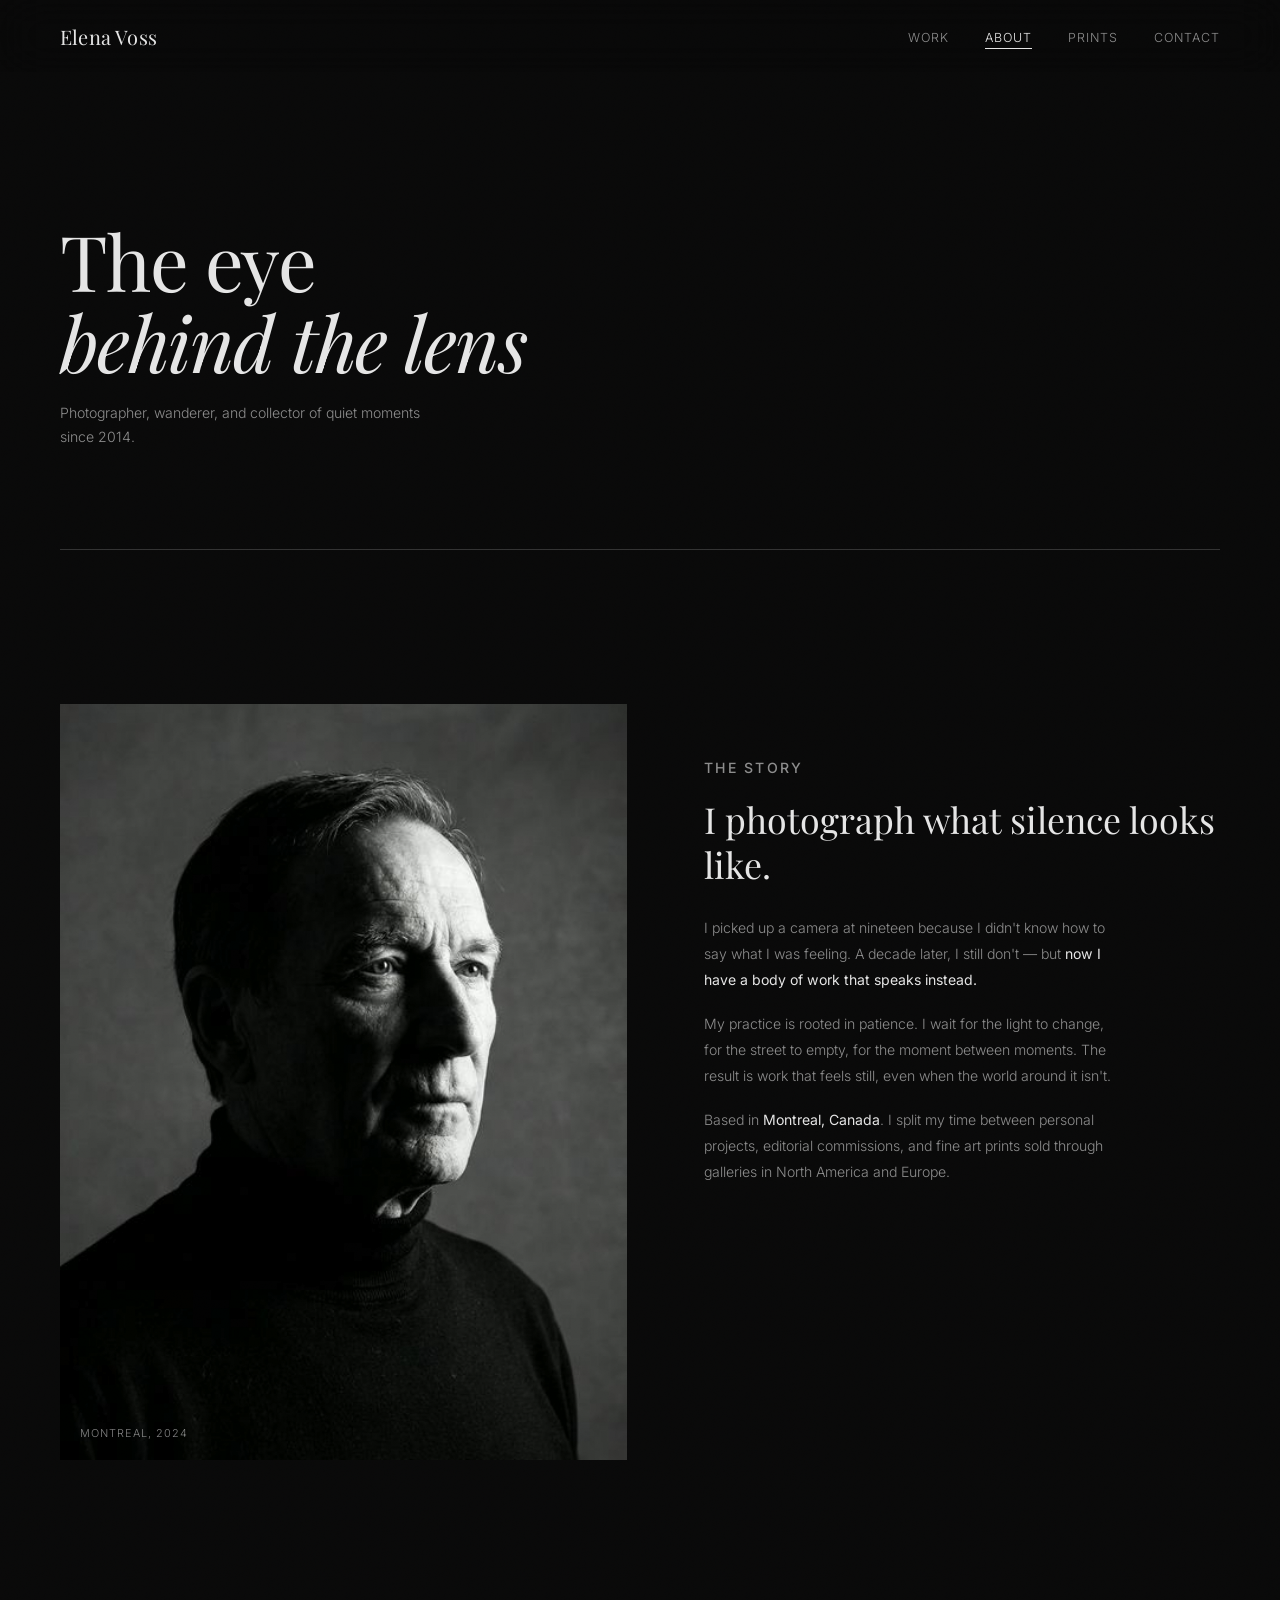
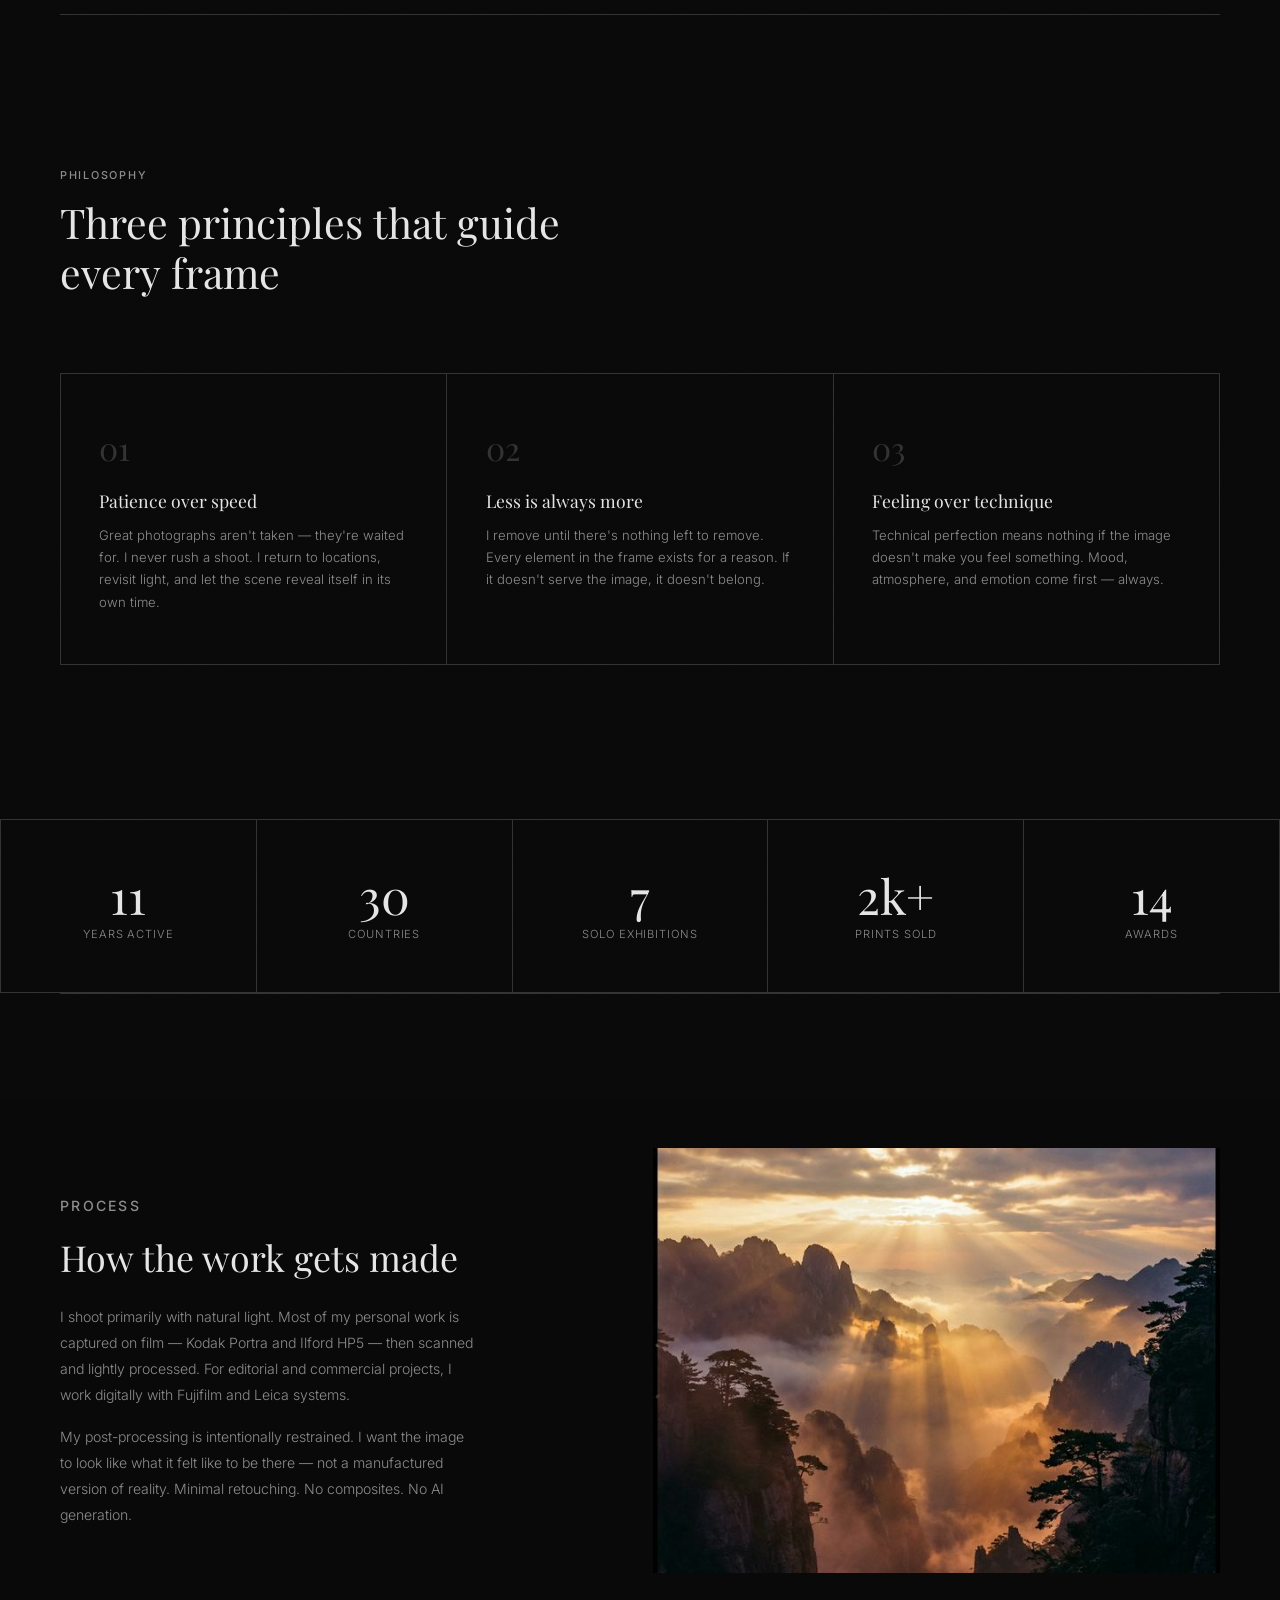
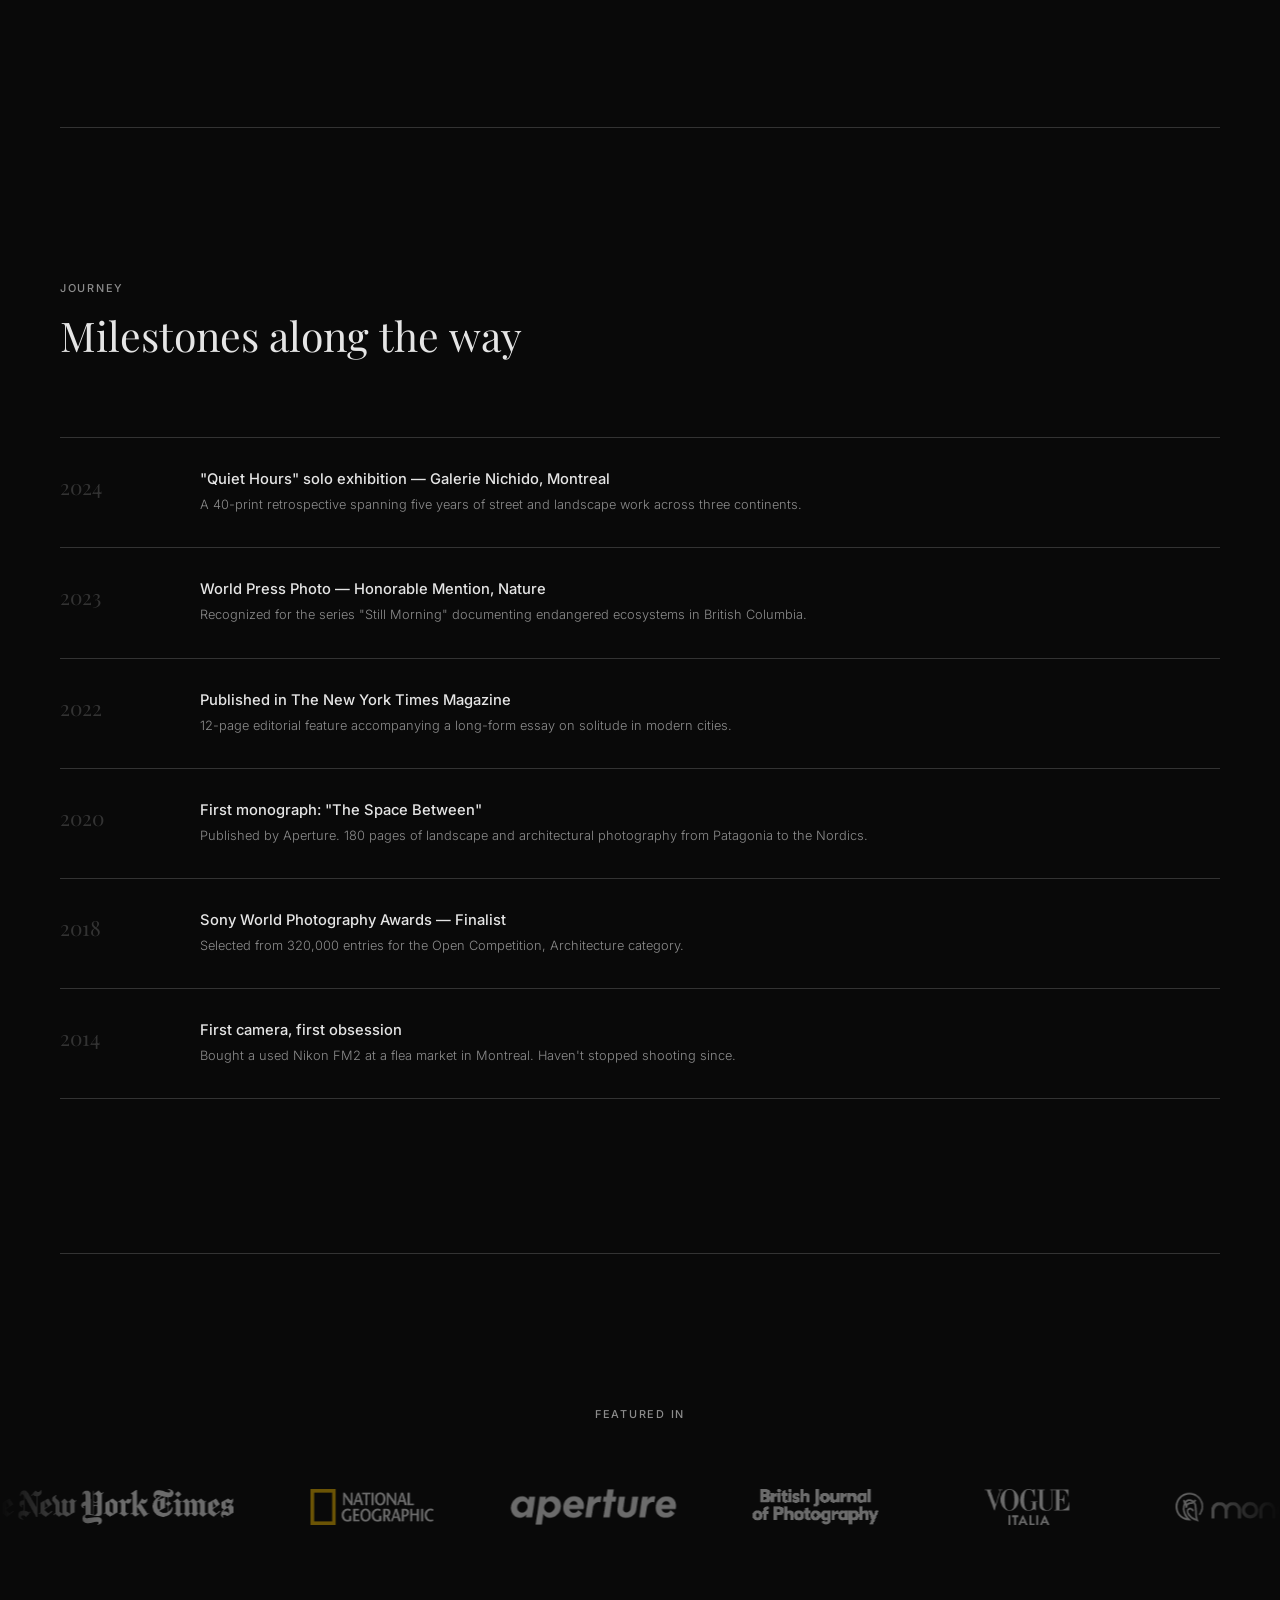
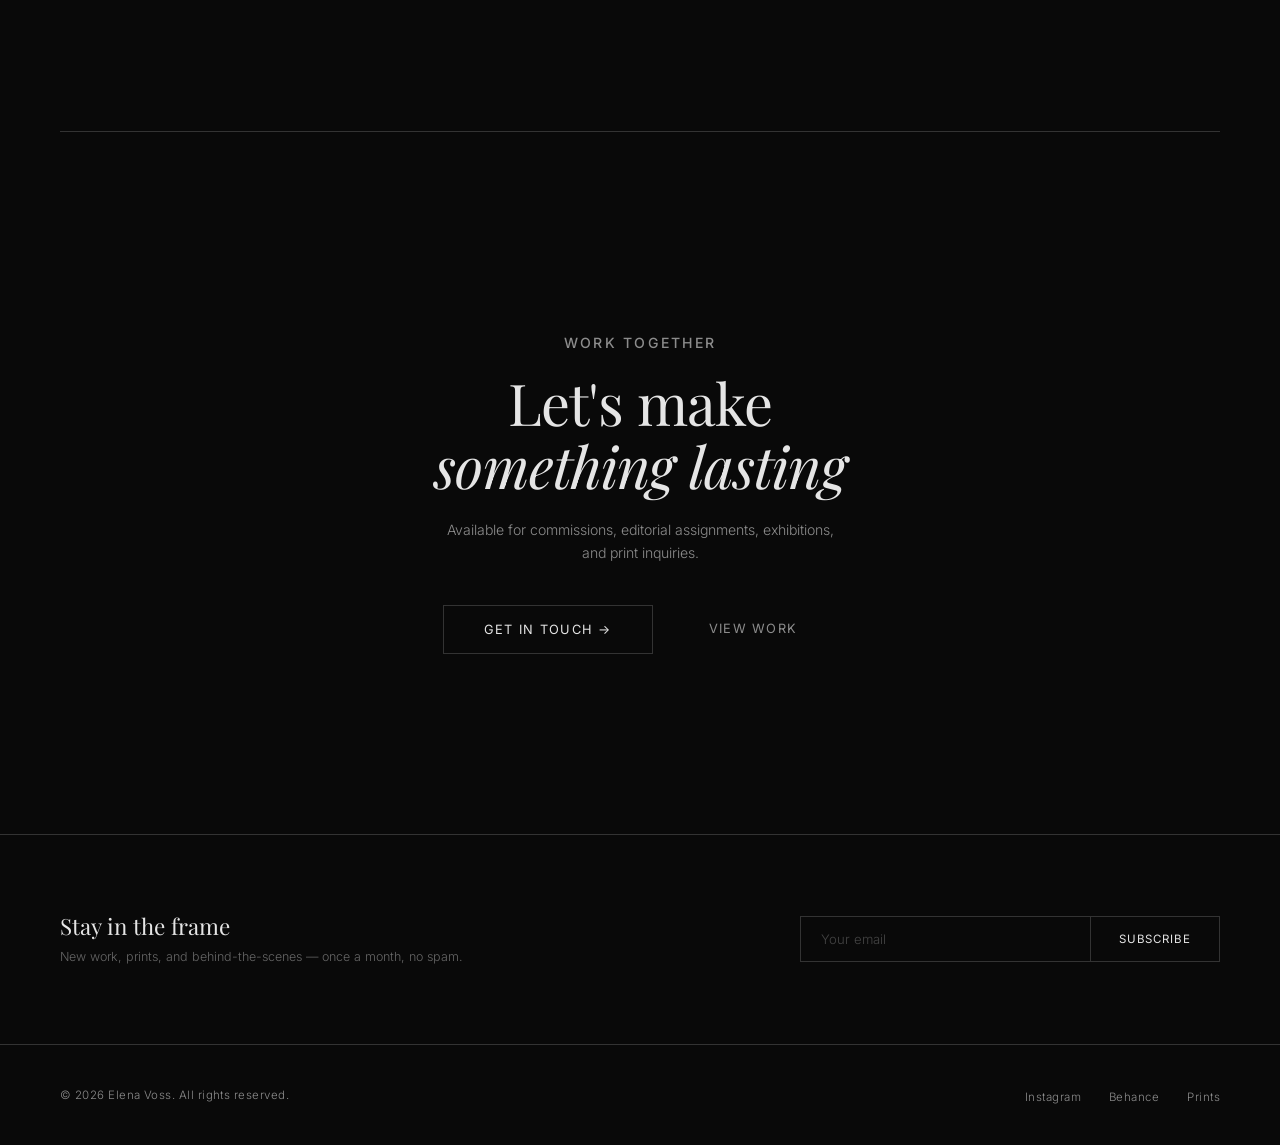
<file: about.html>
<!DOCTYPE html>
<html lang="en">

<head>
    <meta charset="UTF-8" />
    <meta name="viewport" content="width=device-width, initial-scale=1.0" />
    <meta name="description"
        content="About Elena Voss — photographer, visual storyteller, and observer of quiet moments." />
    <title>About — Elena Voss</title>
    <link rel="preconnect" href="https://fonts.googleapis.com" />
    <link rel="preconnect" href="https://fonts.gstatic.com" crossorigin />
    <link
        href="https://fonts.googleapis.com/css2?family=Inter:wght@300;400;500&family=Playfair+Display:ital,wght@0,400;1,400&display=swap"
        rel="stylesheet" />
    <link rel="stylesheet" href="shared.css" />
    <style>
        /* ───── Reset & Tokens (shared) ───── */
        *,
        *::before,
        *::after {
            margin: 0;
            padding: 0;
            box-sizing: border-box;
        }

        :root {
            --bg: #090909;
            --fg: #e5e5e5;
            --muted: #8c8c8c;
            --subtle: #333;
            --accent: #d4d4d4;
            --serif: 'Playfair Display', Georgia, serif;
            --sans: 'Inter', system-ui, sans-serif;
            --ease: cubic-bezier(.4, 0, .2, 1);
        }

        html {
            scroll-behavior: smooth;
        }

        body {
            background: var(--bg);
            color: var(--fg);
            font-family: var(--sans);
            font-weight: 300;
            -webkit-font-smoothing: antialiased;
            overflow-x: hidden;
        }

        ::selection {
            background: #fff;
            color: #000;
        }

        a {
            color: inherit;
            text-decoration: none;
        }

        img {
            display: block;
            width: 100%;
            height: 100%;
            object-fit: cover;
        }

        /* ───── Navigation ───── */
        nav {
            position: fixed;
            inset: 0 0 auto 0;
            z-index: 100;
            backdrop-filter: blur(24px) saturate(1.3);
            -webkit-backdrop-filter: blur(24px) saturate(1.3);
            background: rgba(9, 9, 9, .65);
        }

        .nav-inner {
            max-width: 1400px;
            margin: 0 auto;
            padding: 0 clamp(24px, 5vw, 60px);
            height: 72px;
            display: flex;
            align-items: center;
            justify-content: space-between;
        }

        .logo {
            font-family: var(--serif);
            font-size: 1.25rem;
            font-weight: 400;
            letter-spacing: .01em;
        }

        .nav-links {
            display: flex;
            gap: 36px;
            list-style: none;
        }

        .nav-links a {
            font-size: .78rem;
            letter-spacing: .08em;
            text-transform: uppercase;
            color: var(--muted);
            transition: color .3s var(--ease);
            position: relative;
        }

        .nav-links a::after {
            content: '';
            position: absolute;
            bottom: -4px;
            left: 0;
            width: 0;
            height: 1px;
            background: var(--fg);
            transition: width .3s var(--ease);
        }

        .nav-links a:hover {
            color: var(--fg);
        }

        .nav-links a:hover::after {
            width: 100%;
        }

        .nav-links a.active {
            color: var(--fg);
        }

        .nav-links a.active::after {
            width: 100%;
        }

        /* ───── Layout helpers ───── */
        .pad {
            max-width: 1400px;
            margin: 0 auto;
            padding: 0 clamp(24px, 5vw, 60px);
        }

        .section {
            padding: clamp(80px, 12vw, 160px) 0;
        }

        .divider {
            height: 1px;
            background: var(--subtle);
        }

        .section-label {
            font-size: .68rem;
            font-weight: 500;
            letter-spacing: .16em;
            text-transform: uppercase;
            color: var(--muted);
            margin-bottom: 16px;
        }

        /* ───── Page Hero (compact) ───── */
        .page-hero {
            padding-top: clamp(140px, 18vw, 220px);
            padding-bottom: clamp(60px, 8vw, 100px);
        }

        .page-hero h1 {
            font-family: var(--serif);
            font-weight: 400;
            font-size: clamp(2.6rem, 6vw, 5.5rem);
            line-height: 1.05;
            letter-spacing: -.02em;
        }

        .page-hero h1 em {
            font-style: italic;
        }

        .page-hero .subtitle {
            margin-top: 20px;
            font-size: .88rem;
            color: var(--muted);
            max-width: 40ch;
            line-height: 1.7;
        }

        /* ───── Intro Split ───── */
        .intro-grid {
            display: grid;
            grid-template-columns: 1.1fr 1fr;
            gap: clamp(40px, 6vw, 100px);
            align-items: start;
        }

        .intro-image {
            aspect-ratio: 3 / 4;
            overflow: hidden;
            position: relative;
        }

        .intro-image img {
            transition: transform .7s var(--ease);
        }

        .intro-image:hover img {
            transform: scale(1.03);
        }

        .intro-image-caption {
            position: absolute;
            bottom: 20px;
            left: 20px;
            font-size: .68rem;
            letter-spacing: .1em;
            text-transform: uppercase;
            color: rgba(255, 255, 255, .5);
        }

        .intro-text {
            padding-top: clamp(20px, 4vw, 60px);
        }

        .intro-text h2 {
            font-family: var(--serif);
            font-weight: 400;
            font-size: clamp(1.6rem, 2.8vw, 2.4rem);
            line-height: 1.25;
            margin-bottom: 28px;
        }

        .intro-text p {
            font-size: .88rem;
            color: var(--muted);
            line-height: 1.85;
            max-width: 46ch;
        }

        .intro-text p+p {
            margin-top: 18px;
        }

        .intro-text .highlight {
            color: var(--fg);
            font-weight: 400;
        }

        /* ───── Philosophy / Values ───── */
        .values-grid {
            display: grid;
            grid-template-columns: repeat(3, 1fr);
            gap: 1px;
            background: var(--subtle);
            border: 1px solid var(--subtle);
            margin-top: clamp(48px, 6vw, 80px);
        }

        .value-card {
            background: var(--bg);
            padding: clamp(32px, 4vw, 56px) clamp(24px, 3vw, 40px);
            transition: background .35s var(--ease);
        }

        .value-card:hover {
            background: #111;
        }

        .value-num {
            font-family: var(--serif);
            font-size: 2rem;
            color: var(--subtle);
            margin-bottom: 20px;
            transition: color .35s var(--ease);
        }

        .value-card:hover .value-num {
            color: var(--fg);
        }

        .value-card h3 {
            font-family: var(--serif);
            font-weight: 400;
            font-size: 1.1rem;
            margin-bottom: 12px;
        }

        .value-card p {
            font-size: .82rem;
            color: var(--muted);
            line-height: 1.7;
        }

        /* ───── Timeline ───── */
        .timeline {
            margin-top: clamp(48px, 6vw, 80px);
        }

        .timeline-item {
            display: grid;
            grid-template-columns: 100px 1fr;
            gap: 40px;
            padding: 32px 0;
            border-bottom: 1px solid var(--subtle);
            transition: background .3s var(--ease);
        }

        .timeline-item:first-child {
            border-top: 1px solid var(--subtle);
        }

        .timeline-item:hover {
            background: rgba(255, 255, 255, .015);
        }

        .timeline-year {
            font-family: var(--serif);
            font-size: 1.3rem;
            color: var(--subtle);
            padding-top: 2px;
            transition: color .3s var(--ease);
        }

        .timeline-item:hover .timeline-year {
            color: var(--fg);
        }

        .timeline-content h3 {
            font-weight: 500;
            font-size: .92rem;
            margin-bottom: 6px;
        }

        .timeline-content p {
            font-size: .8rem;
            color: var(--muted);
            line-height: 1.65;
        }

        /* ───── Gear / Process ───── */
        .process-grid {
            display: grid;
            grid-template-columns: 1fr 1.1fr;
            gap: clamp(40px, 6vw, 100px);
            align-items: center;
        }

        .process-text h2 {
            font-family: var(--serif);
            font-weight: 400;
            font-size: clamp(1.6rem, 2.8vw, 2.4rem);
            line-height: 1.25;
            margin-bottom: 24px;
        }

        .process-text p {
            font-size: .88rem;
            color: var(--muted);
            line-height: 1.85;
            max-width: 46ch;
        }

        .process-text p+p {
            margin-top: 16px;
        }

        .process-image {
            aspect-ratio: 4 / 3;
            overflow: hidden;
        }

        .process-image img {
            transition: transform .7s var(--ease);
        }

        .process-image:hover img {
            transform: scale(1.03);
        }

        /* ───── Stats Bar ───── */
        .stats-bar {
            display: flex;
            gap: 1px;
            background: var(--subtle);
            border: 1px solid var(--subtle);
        }

        .stat {
            flex: 1;
            background: var(--bg);
            padding: clamp(32px, 4vw, 52px) 24px;
            text-align: center;
            transition: background .35s var(--ease);
        }

        .stat:hover {
            background: #111;
        }

        .stat-value {
            font-family: var(--serif);
            font-size: clamp(2rem, 4vw, 3rem);
            line-height: 1;
        }

        .stat-label {
            margin-top: 8px;
            font-size: .7rem;
            color: var(--muted);
            letter-spacing: .08em;
            text-transform: uppercase;
        }

        /* ───── Clients / Publications ───── */
        .logos-row {
            margin-top: clamp(48px, 6vw, 80px);
            display: flex;
            justify-content: space-between;
            align-items: center;
            gap: 24px;
            flex-wrap: wrap;
        }

        .logo-item {
            font-size: .82rem;
            letter-spacing: .08em;
            text-transform: uppercase;
            color: var(--subtle);
            transition: color .35s var(--ease);
            white-space: nowrap;
        }

        .logo-item:hover {
            color: var(--fg);
        }

        /* ───── CTA ───── */
        .cta {
            text-align: center;
            padding: clamp(100px, 14vw, 200px) 24px;
        }

        .cta h2 {
            font-family: var(--serif);
            font-weight: 400;
            font-size: clamp(2rem, 4.5vw, 3.6rem);
            line-height: 1.1;
            letter-spacing: -.015em;
        }

        .cta h2 em {
            font-style: italic;
        }

        .cta p {
            margin-top: 20px;
            font-size: .88rem;
            color: var(--muted);
            max-width: 44ch;
            margin-inline: auto;
            line-height: 1.7;
        }

        .cta-actions {
            margin-top: 40px;
            display: flex;
            gap: 16px;
            justify-content: center;
            flex-wrap: wrap;
        }

        .btn-outline {
            padding: 16px 40px;
            border: 1px solid var(--subtle);
            background: transparent;
            color: var(--fg);
            font-family: var(--sans);
            font-size: .8rem;
            font-weight: 400;
            letter-spacing: .1em;
            text-transform: uppercase;
            cursor: pointer;
            transition: background .35s var(--ease), border-color .35s var(--ease);
        }

        .btn-outline:hover {
            background: var(--fg);
            color: var(--bg);
            border-color: var(--fg);
        }

        .btn-ghost {
            padding: 16px 40px;
            border: none;
            background: transparent;
            color: var(--muted);
            font-family: var(--sans);
            font-size: .8rem;
            font-weight: 400;
            letter-spacing: .1em;
            text-transform: uppercase;
            cursor: pointer;
            transition: color .35s var(--ease);
        }

        .btn-ghost:hover {
            color: var(--fg);
        }

        /* ───── Footer ───── */
        footer {
            border-top: 1px solid var(--subtle);
            padding: 40px 0;
        }

        .footer-inner {
            max-width: 1400px;
            margin: 0 auto;
            padding: 0 clamp(24px, 5vw, 60px);
            display: flex;
            align-items: center;
            justify-content: space-between;
            flex-wrap: wrap;
            gap: 16px;
        }

        .footer-copy {
            font-size: .72rem;
            color: var(--muted);
            letter-spacing: .04em;
        }

        .footer-links {
            display: flex;
            gap: 28px;
            list-style: none;
        }

        .footer-links a {
            font-size: .72rem;
            color: var(--muted);
            letter-spacing: .04em;
            transition: color .3s var(--ease);
        }

        .footer-links a:hover {
            color: var(--fg);
        }

        /* ───── Reveal ───── */
        .reveal {
            opacity: 0;
            transform: translateY(28px);
            transition: opacity .8s var(--ease), transform .8s var(--ease);
        }

        .reveal.visible {
            opacity: 1;
            transform: translateY(0);
        }

        /* ───── Responsive ───── */
        @media (max-width: 900px) {
            .intro-grid {
                grid-template-columns: 1fr;
            }

            .intro-text {
                padding-top: 0;
            }

            .values-grid {
                grid-template-columns: 1fr;
            }

            .process-grid {
                grid-template-columns: 1fr;
            }

            .stats-bar {
                flex-direction: column;
            }

            .timeline-item {
                grid-template-columns: 80px 1fr;
                gap: 20px;
            }
        }

        @media (max-width: 600px) {
            .nav-links {
                display: none;
            }

            .logos-row {
                justify-content: center;
            }
        }
    </style>
</head>

<body>

    <!-- Shared Enhancements -->
    <div class="page-loader">
        <span class="loader-logo">Elena Voss</span>
        <span class="loader-line"></span>
    </div>
    <div class="scroll-progress"></div>
    <div class="grain"></div>
    <div class="custom-cursor"></div>
    <button class="back-to-top" aria-label="Back to top">↑</button>

    <!-- Nav -->
    <nav>
        <div class="nav-inner">
            <a href="index.html" class="logo">Elena Voss</a>
            <ul class="nav-links">
                <li><a href="work.html">Work</a></li>
                <li><a href="about.html" class="active">About</a></li>
                <li><a href="prints.html">Prints</a></li>
                <li><a href="contact.html">Contact</a></li>
            </ul>
            <button class="hamburger" aria-label="Menu" aria-expanded="false" aria-controls="mobile-menu"><span></span><span></span><span></span></button>
        </div>
    </nav>

    <!-- Mobile Menu -->
    <div class="mobile-menu" id="mobile-menu">
        <a href="work.html">Work</a>
        <a href="about.html" class="active">About</a>
        <a href="prints.html">Prints</a>
        <a href="contact.html">Contact</a>
        <div class="mobile-menu-social">
            <a href="https://instagram.com/elenavoss">Instagram</a>
            <a href="https://behance.net/elenavoss">Behance</a>
        </div>
    </div>

    <main>
    <!-- Page Hero -->
    <section class="page-hero pad">
        <h1 class="reveal">The eye<br /><em>behind the lens</em></h1>
        <p class="subtitle reveal">Photographer, wanderer, and collector of quiet moments since 2014.</p>
    </section>

    <div class="pad">
        <div class="divider"></div>
    </div>

    <!-- Intro -->
    <section class="section">
        <div class="pad">
            <div class="intro-grid">
                <div class="intro-image reveal">
                    <img src="images/portrait.png" alt="Elena Voss" />
                    <span class="intro-image-caption">Montreal, 2024</span>
                </div>
                <div class="intro-text reveal">
                    <p class="section-label">The Story</p>
                    <h2>I photograph what silence looks like.</h2>
                    <p>I picked up a camera at nineteen because I didn't know how to say what I was feeling. A decade
                        later, I still don't — but <span class="highlight">now I have a body of work that speaks
                            instead.</span></p>
                    <p>My practice is rooted in patience. I wait for the light to change, for the street to empty, for
                        the moment between moments. The result is work that feels still, even when the world around it
                        isn't.</p>
                    <p>Based in <span class="highlight">Montreal, Canada</span>. I split my time between personal
                        projects, editorial commissions, and fine art prints sold through galleries in North America and
                        Europe.</p>
                </div>
            </div>
        </div>
    </section>

    <div class="pad">
        <div class="divider"></div>
    </div>

    <!-- Philosophy -->
    <section class="section">
        <div class="pad">
            <p class="section-label reveal">Philosophy</p>
            <h2 class="reveal"
                style="font-family:var(--serif);font-weight:400;font-size:clamp(1.8rem,3.2vw,2.8rem);line-height:1.2;max-width:22ch;">
                Three principles that guide every frame</h2>

            <div class="values-grid reveal">
                <div class="value-card">
                    <div class="value-num">01</div>
                    <h3>Patience over speed</h3>
                    <p>Great photographs aren't taken — they're waited for. I never rush a shoot. I return to locations,
                        revisit light, and let the scene reveal itself in its own time.</p>
                </div>
                <div class="value-card">
                    <div class="value-num">02</div>
                    <h3>Less is always more</h3>
                    <p>I remove until there's nothing left to remove. Every element in the frame exists for a reason. If
                        it doesn't serve the image, it doesn't belong.</p>
                </div>
                <div class="value-card">
                    <div class="value-num">03</div>
                    <h3>Feeling over technique</h3>
                    <p>Technical perfection means nothing if the image doesn't make you feel something. Mood,
                        atmosphere, and emotion come first — always.</p>
                </div>
            </div>
        </div>
    </section>

    <!-- Stats Bar -->
    <div class="stats-bar reveal">
        <div class="stat">
            <div class="stat-value">12</div>
            <div class="stat-label">Years Active</div>
        </div>
        <div class="stat">
            <div class="stat-value">34</div>
            <div class="stat-label">Countries</div>
        </div>
        <div class="stat">
            <div class="stat-value">8</div>
            <div class="stat-label">Solo Exhibitions</div>
        </div>
        <div class="stat">
            <div class="stat-value">2k+</div>
            <div class="stat-label">Prints Sold</div>
        </div>
        <div class="stat">
            <div class="stat-value">16</div>
            <div class="stat-label">Awards</div>
        </div>
    </div>

    <div class="pad">
        <div class="divider" style="margin-top:0;"></div>
    </div>

    <!-- Process -->
    <section class="section">
        <div class="pad">
            <div class="process-grid">
                <div class="process-text reveal">
                    <p class="section-label">Process</p>
                    <h2>How the work gets made</h2>
                    <p>I shoot primarily with natural light. Most of my personal work is captured on film — Kodak Portra
                        and Ilford HP5 — then scanned and lightly processed. For editorial and commercial projects, I
                        work digitally with Fujifilm and Leica systems.</p>
                    <p>My post-processing is intentionally restrained. I want the image to look like what it felt like
                        to be there — not a manufactured version of reality. Minimal retouching. No composites. No AI
                        generation.</p>
                </div>
                <div class="process-image reveal">
                    <img src="images/landscape.png" alt="Mountain landscape" />
                </div>
            </div>
        </div>
    </section>

    <div class="pad">
        <div class="divider"></div>
    </div>

    <!-- Journey / Timeline -->
    <section class="section">
        <div class="pad">
            <p class="section-label reveal">Journey</p>
            <h2 class="reveal"
                style="font-family:var(--serif);font-weight:400;font-size:clamp(1.8rem,3.2vw,2.8rem);line-height:1.2;margin-bottom:0;">
                Milestones along the way</h2>

            <div class="timeline reveal">
                <div class="timeline-item">
                    <div class="timeline-year">2024</div>
                    <div class="timeline-content">
                        <h3>"Quiet Hours" solo exhibition — Galerie Nichido, Montreal</h3>
                        <p>A 40-print retrospective spanning five years of street and landscape work across three
                            continents.</p>
                    </div>
                </div>
                <div class="timeline-item">
                    <div class="timeline-year">2023</div>
                    <div class="timeline-content">
                        <h3>World Press Photo — Honorable Mention, Nature</h3>
                        <p>Recognized for the series "Still Morning" documenting endangered ecosystems in British
                            Columbia.</p>
                    </div>
                </div>
                <div class="timeline-item">
                    <div class="timeline-year">2022</div>
                    <div class="timeline-content">
                        <h3>Published in The New York Times Magazine</h3>
                        <p>12-page editorial feature accompanying a long-form essay on solitude in modern cities.</p>
                    </div>
                </div>
                <div class="timeline-item">
                    <div class="timeline-year">2020</div>
                    <div class="timeline-content">
                        <h3>First monograph: "The Space Between"</h3>
                        <p>Published by Aperture. 180 pages of landscape and architectural photography from Patagonia to
                            the Nordics.</p>
                    </div>
                </div>
                <div class="timeline-item">
                    <div class="timeline-year">2018</div>
                    <div class="timeline-content">
                        <h3>Sony World Photography Awards — Finalist</h3>
                        <p>Selected from 320,000 entries for the Open Competition, Architecture category.</p>
                    </div>
                </div>
                <div class="timeline-item">
                    <div class="timeline-year">2014</div>
                    <div class="timeline-content">
                        <h3>First camera, first obsession</h3>
                        <p>Bought a used Nikon FM2 at a flea market in Montreal. Haven't stopped shooting since.</p>
                    </div>
                </div>
            </div>
        </div>
    </section>

    <div class="pad">
        <div class="divider"></div>
    </div>

    <!-- Featured In — Marquee -->
    <section class="section">
        <div class="pad">
            <p class="section-label reveal" style="text-align:center;">Featured In</p>
        </div>

        <div class="marquee reveal">
            <div class="marquee-track">
                <!-- Set 1 -->
                <div class="marquee-item"><img src="images/NYTimes.svg" alt="The New York Times" /></div>
                <div class="marquee-item"><img src="images/natgeo.png" alt="National Geographic" /></div>
                <div class="marquee-item"><img src="images/aperture.svg" alt="Aperture" /></div>
                <div class="marquee-item"><img src="images/bjp.svg" alt="British Journal of Photography" /></div>
                <div class="marquee-item"><img src="images/vogueitalia.svg" alt="Vogue Italia" /></div>
                <div class="marquee-item"><img src="images/monocle.svg" alt="Monocle" /></div>
                <div class="marquee-item"><img src="images/sony.png" alt="Sony" /></div>
                <!-- Set 2 (duplicate for seamless loop) -->
                <div class="marquee-item"><img src="images/NYTimes.svg" alt="The New York Times" /></div>
                <div class="marquee-item"><img src="images/natgeo.png" alt="National Geographic" /></div>
                <div class="marquee-item"><img src="images/aperture.svg" alt="Aperture" /></div>
                <div class="marquee-item"><img src="images/bjp.svg" alt="British Journal of Photography" /></div>
                <div class="marquee-item"><img src="images/vogueitalia.svg" alt="Vogue Italia" /></div>
                <div class="marquee-item"><img src="images/monocle.svg" alt="Monocle" /></div>
                <div class="marquee-item"><img src="images/sony.png" alt="Sony" /></div>
            </div>
        </div>
    </section>

    <div class="pad">
        <div class="divider"></div>
    </div>

    <!-- CTA -->
    <section class="cta">
        <p class="section-label reveal">Work Together</p>
        <h2 class="reveal">Let's make<br /><em>something lasting</em></h2>
        <p class="reveal">Available for commissions, editorial assignments, exhibitions, and print inquiries.</p>
        <div class="cta-actions reveal">
            <a href="mailto:hello@elenavoss.com" class="btn-outline">Get in Touch →</a>
            <a href="work.html" class="btn-ghost">View Work</a>
        </div>
    </section>

    <!-- Newsletter -->
    <div class="newsletter-bar">
        <div class="newsletter-inner">
            <div class="newsletter-text">
                <h3>Stay in the frame</h3>
                <p>New work, prints, and behind-the-scenes — once a month, no spam.</p>
            </div>
            <form class="newsletter-form" onsubmit="return false;">
                <input type="email" placeholder="Your email" required aria-label="Email Address" />
                <button type="submit">Subscribe</button>
            </form>
        </div>
    </div>
    </main>

    <!-- Footer -->
    <footer>
        <div class="footer-inner">
            <span class="footer-copy">© 2026 Elena Voss. All rights reserved.</span>
            <ul class="footer-links">
                <li><a href="https://instagram.com/elenavoss">Instagram</a></li>
                <li><a href="https://behance.net/elenavoss">Behance</a></li>
                <li><a href="prints.html">Prints</a></li>
            </ul>
        </div>
    </footer>

    <script>
        const io = new IntersectionObserver((entries) => {
            entries.forEach((e) => {
                if (e.isIntersecting) {
                    e.target.classList.add('visible');
                    io.unobserve(e.target);
                }
            });
        }, { threshold: 0.12 });

        document.querySelectorAll('.reveal').forEach(el => io.observe(el));
    </script>
    <script src="shared.js"></script>

</body>

</html>
</file>
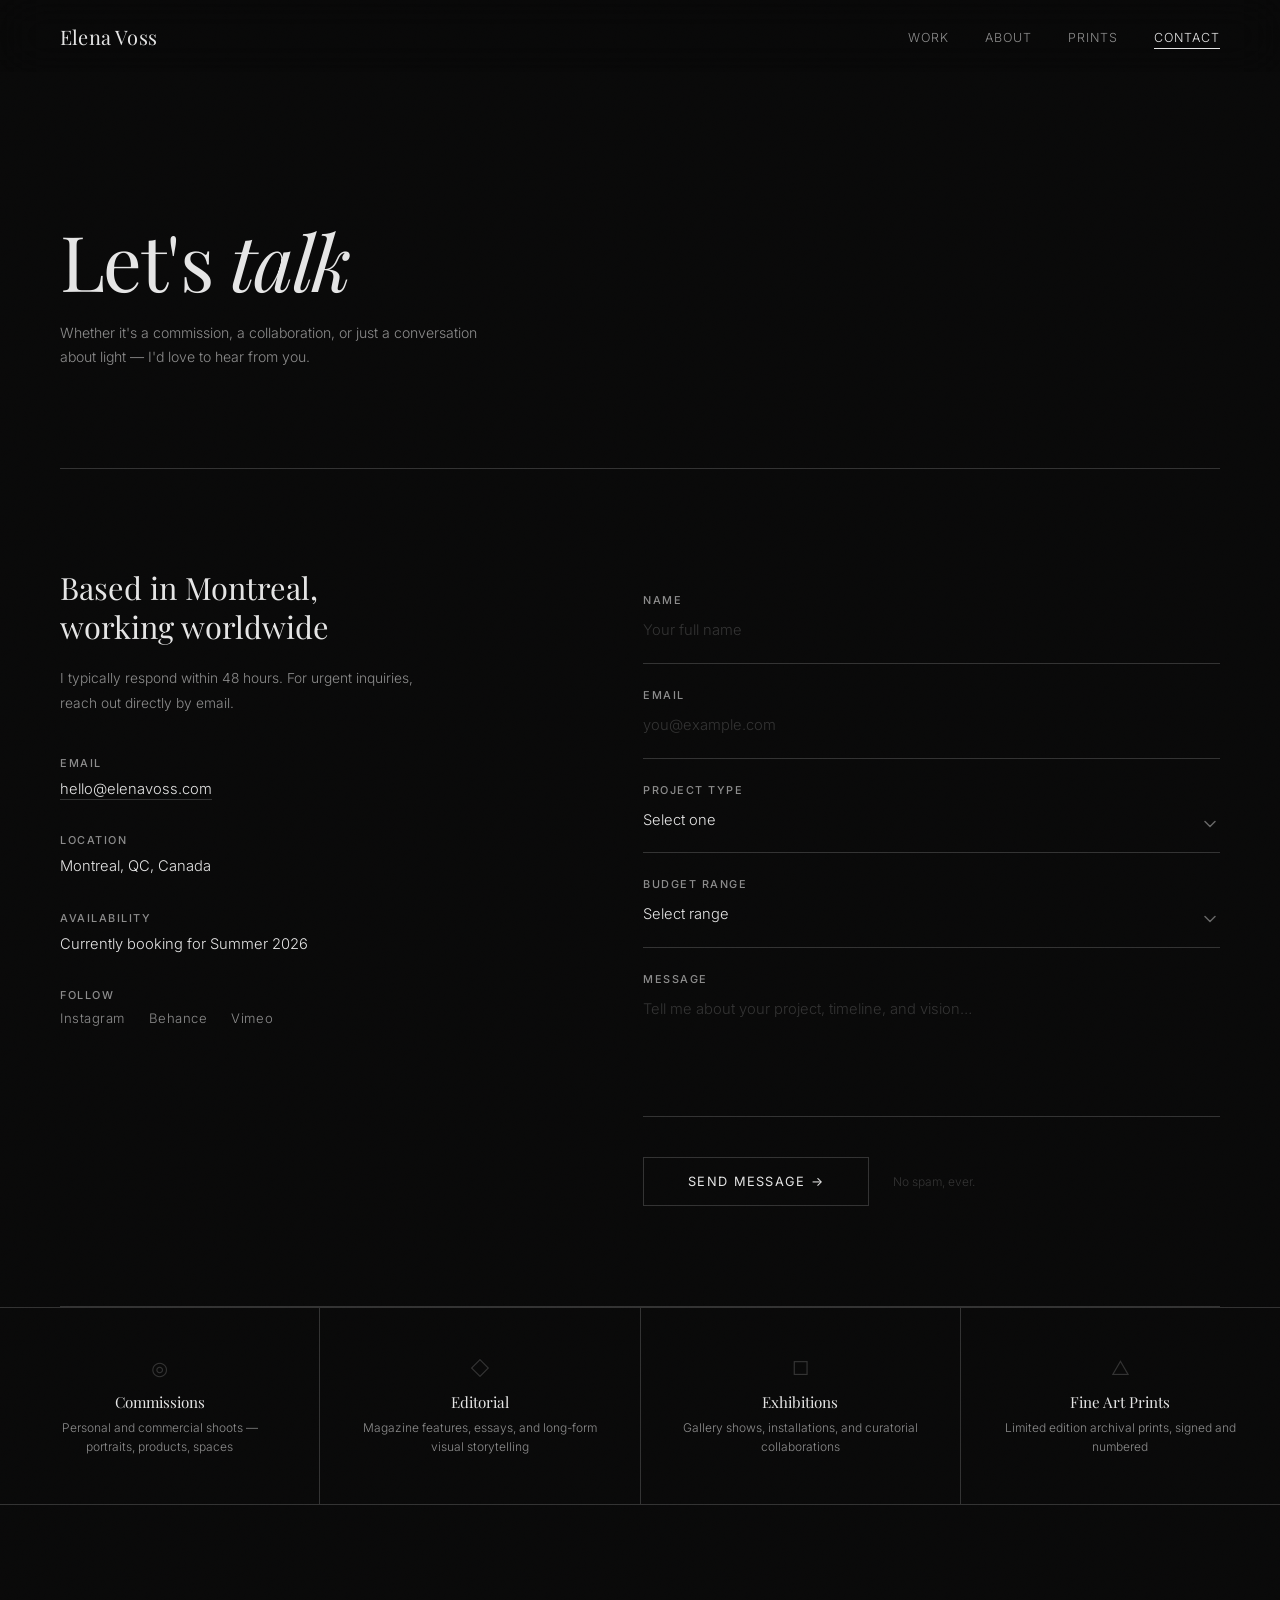
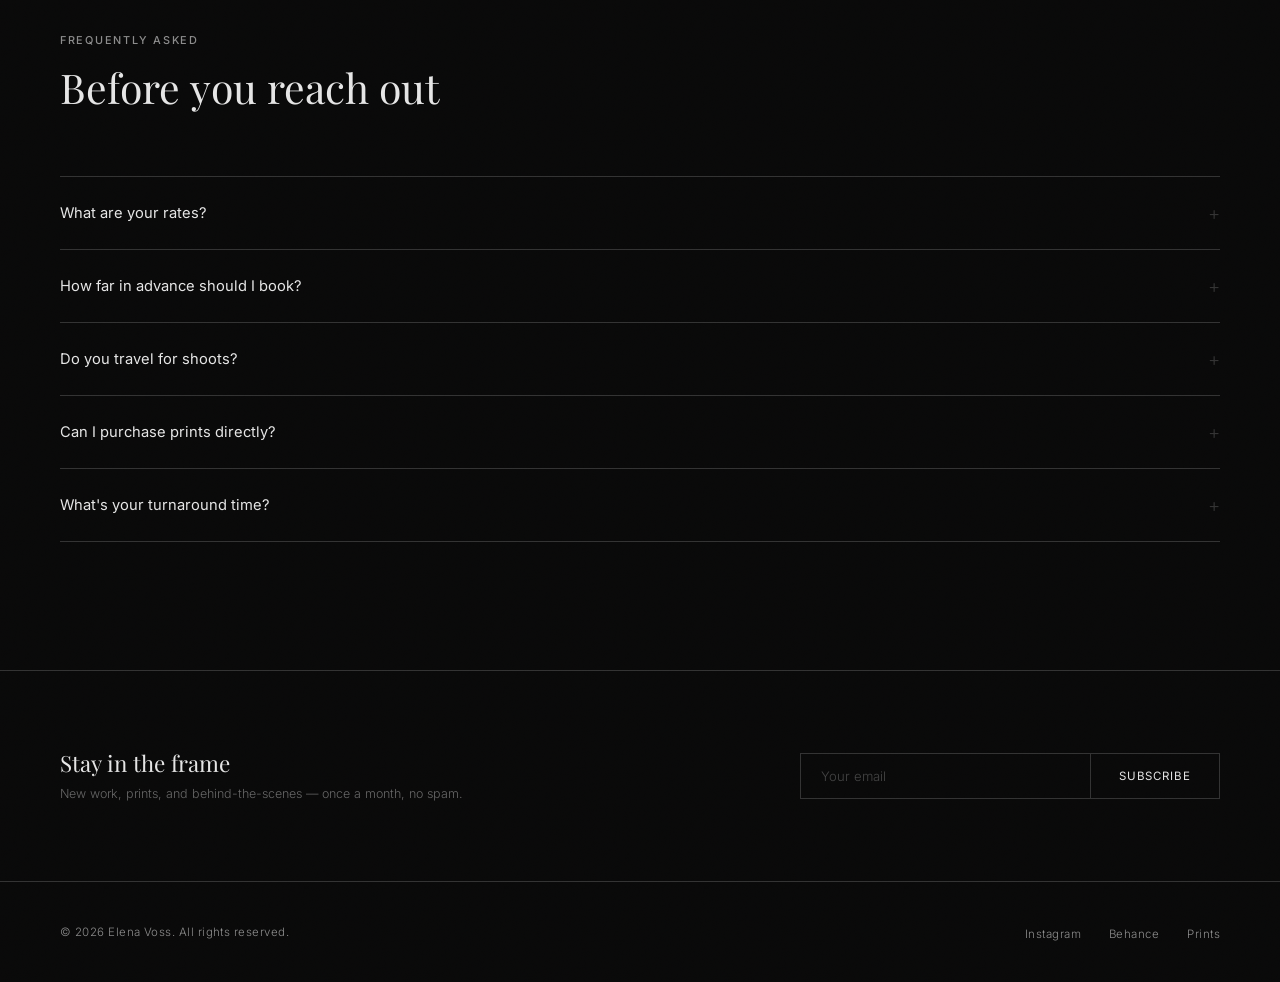
<file: contact.html>
<!DOCTYPE html>
<html lang="en">

<head>
    <meta charset="UTF-8" />
    <meta name="viewport" content="width=device-width, initial-scale=1.0" />
    <meta name="description"
        content="Get in touch with Elena Voss — commissions, editorial, exhibitions, and print inquiries." />
    <title>Contact — Elena Voss</title>
    <link rel="preconnect" href="https://fonts.googleapis.com" />
    <link rel="preconnect" href="https://fonts.gstatic.com" crossorigin />
    <link
        href="https://fonts.googleapis.com/css2?family=Inter:wght@300;400;500&family=Playfair+Display:ital,wght@0,400;1,400&display=swap"
        rel="stylesheet" />
    <link rel="stylesheet" href="shared.css" />
    <style>
        /* ───── Reset & Tokens (shared) ───── */
        *,
        *::before,
        *::after {
            margin: 0;
            padding: 0;
            box-sizing: border-box;
        }

        :root {
            --bg: #090909;
            --fg: #e5e5e5;
            --muted: #8c8c8c;
            --subtle: #333;
            --accent: #d4d4d4;
            --serif: 'Playfair Display', Georgia, serif;
            --sans: 'Inter', system-ui, sans-serif;
            --ease: cubic-bezier(.4, 0, .2, 1);
        }

        html {
            scroll-behavior: smooth;
        }

        body {
            background: var(--bg);
            color: var(--fg);
            font-family: var(--sans);
            font-weight: 300;
            -webkit-font-smoothing: antialiased;
            overflow-x: hidden;
            min-height: 100vh;
            display: flex;
            flex-direction: column;
        }

        ::selection {
            background: #fff;
            color: #000;
        }

        a {
            color: inherit;
            text-decoration: none;
        }

        /* ───── Navigation ───── */
        nav {
            position: fixed;
            inset: 0 0 auto 0;
            z-index: 100;
            backdrop-filter: blur(24px) saturate(1.3);
            -webkit-backdrop-filter: blur(24px) saturate(1.3);
            background: rgba(9, 9, 9, .65);
        }

        .nav-inner {
            max-width: 1400px;
            margin: 0 auto;
            padding: 0 clamp(24px, 5vw, 60px);
            height: 72px;
            display: flex;
            align-items: center;
            justify-content: space-between;
        }

        .logo {
            font-family: var(--serif);
            font-size: 1.25rem;
            font-weight: 400;
            letter-spacing: .01em;
        }

        .nav-links {
            display: flex;
            gap: 36px;
            list-style: none;
        }

        .nav-links a {
            font-size: .78rem;
            letter-spacing: .08em;
            text-transform: uppercase;
            color: var(--muted);
            transition: color .3s var(--ease);
            position: relative;
        }

        .nav-links a::after {
            content: '';
            position: absolute;
            bottom: -4px;
            left: 0;
            width: 0;
            height: 1px;
            background: var(--fg);
            transition: width .3s var(--ease);
        }

        .nav-links a:hover {
            color: var(--fg);
        }

        .nav-links a:hover::after {
            width: 100%;
        }

        .nav-links a.active {
            color: var(--fg);
        }

        .nav-links a.active::after {
            width: 100%;
        }

        /* ───── Layout ───── */
        .pad {
            max-width: 1400px;
            margin: 0 auto;
            padding: 0 clamp(24px, 5vw, 60px);
            width: 100%;
        }

        .divider {
            height: 1px;
            background: var(--subtle);
        }

        .section-label {
            font-size: .68rem;
            font-weight: 500;
            letter-spacing: .16em;
            text-transform: uppercase;
            color: var(--muted);
            margin-bottom: 16px;
        }

        main {
            flex: 1;
        }

        /* ───── Page Hero ───── */
        .page-hero {
            padding-top: clamp(140px, 18vw, 220px);
            padding-bottom: clamp(60px, 8vw, 100px);
        }

        .page-hero h1 {
            font-family: var(--serif);
            font-weight: 400;
            font-size: clamp(2.6rem, 6vw, 5.5rem);
            line-height: 1.05;
            letter-spacing: -.02em;
        }

        .page-hero h1 em {
            font-style: italic;
        }

        .page-hero .subtitle {
            margin-top: 20px;
            font-size: .88rem;
            color: var(--muted);
            max-width: 48ch;
            line-height: 1.7;
        }

        /* ───── Contact Layout ───── */
        .contact-grid {
            display: grid;
            grid-template-columns: 1fr 1.2fr;
            gap: clamp(40px, 8vw, 120px);
            padding: clamp(60px, 8vw, 100px) 0;
        }

        /* ── Left: Info ── */
        .contact-info h2 {
            font-family: var(--serif);
            font-weight: 400;
            font-size: clamp(1.5rem, 2.4vw, 2rem);
            line-height: 1.25;
            margin-bottom: 20px;
        }

        .contact-info>p {
            font-size: .86rem;
            color: var(--muted);
            line-height: 1.8;
            max-width: 40ch;
            margin-bottom: 40px;
        }

        .info-block {
            margin-bottom: 32px;
        }

        .info-block .info-label {
            font-size: .68rem;
            font-weight: 500;
            letter-spacing: .14em;
            text-transform: uppercase;
            color: var(--muted);
            margin-bottom: 8px;
        }

        .info-block .info-value {
            font-size: .92rem;
            line-height: 1.6;
        }

        .info-block .info-value a {
            transition: color .3s var(--ease);
            border-bottom: 1px solid var(--subtle);
            padding-bottom: 1px;
        }

        .info-block .info-value a:hover {
            color: #fff;
            border-color: #fff;
        }

        .social-links {
            display: flex;
            gap: 24px;
            margin-top: 8px;
        }

        .social-links a {
            font-size: .82rem;
            color: var(--muted);
            letter-spacing: .04em;
            transition: color .3s var(--ease);
            border-bottom: 1px solid transparent;
            padding-bottom: 1px;
        }

        .social-links a:hover {
            color: var(--fg);
            border-color: var(--fg);
        }

        /* ── Right: Form ── */
        .contact-form {
            display: flex;
            flex-direction: column;
            gap: 0;
        }

        .form-group {
            position: relative;
            border-bottom: 1px solid var(--subtle);
            transition: border-color .3s var(--ease);
        }

        .form-group:focus-within {
            border-color: var(--fg);
        }

        .form-group label {
            display: block;
            font-size: .68rem;
            font-weight: 500;
            letter-spacing: .14em;
            text-transform: uppercase;
            color: var(--muted);
            padding-top: 24px;
            transition: color .3s var(--ease);
        }

        .form-group:focus-within label {
            color: var(--fg);
        }

        .form-group input,
        .form-group textarea,
        .form-group select {
            width: 100%;
            background: transparent;
            border: none;
            outline: none;
            color: var(--fg);
            font-family: var(--sans);
            font-weight: 300;
            font-size: .92rem;
            padding: 12px 0 20px;
            resize: none;
            line-height: 1.6;
        }

        .form-group select {
            appearance: none;
            -webkit-appearance: none;
            cursor: pointer;
            background-image: url("data:image/svg+xml,%3Csvg xmlns='http://www.w3.org/2000/svg' width='12' height='8' fill='none'%3E%3Cpath d='M1 1.5l5 5 5-5' stroke='%23666' stroke-width='1.5' stroke-linecap='round' stroke-linejoin='round'/%3E%3C/svg%3E");
            background-repeat: no-repeat;
            background-position: right 4px center;
            padding-right: 24px;
        }

        .form-group select option {
            background: var(--bg);
            color: var(--fg);
        }

        .form-group textarea {
            min-height: 100px;
        }

        .form-group input::placeholder,
        .form-group textarea::placeholder {
            color: var(--subtle);
        }

        .form-actions {
            margin-top: 40px;
            display: flex;
            align-items: center;
            gap: 24px;
        }

        .btn-submit {
            padding: 16px 44px;
            border: 1px solid var(--subtle);
            background: transparent;
            color: var(--fg);
            font-family: var(--sans);
            font-size: .8rem;
            font-weight: 400;
            letter-spacing: .1em;
            text-transform: uppercase;
            cursor: pointer;
            transition: background .35s var(--ease), border-color .35s var(--ease), color .35s var(--ease);
        }

        .btn-submit:hover {
            background: var(--fg);
            color: var(--bg);
            border-color: var(--fg);
        }

        .form-note {
            font-size: .75rem;
            color: var(--subtle);
        }

        /* ───── Availability Banner ───── */
        .availability {
            display: flex;
            gap: 1px;
            background: var(--subtle);
            border-top: 1px solid var(--subtle);
            border-bottom: 1px solid var(--subtle);
        }

        .avail-item {
            flex: 1;
            background: var(--bg);
            padding: clamp(28px, 4vw, 48px) clamp(20px, 3vw, 36px);
            text-align: center;
            transition: background .35s var(--ease);
        }

        .avail-item:hover {
            background: #111;
        }

        .avail-icon {
            font-size: 1.2rem;
            margin-bottom: 12px;
            color: var(--subtle);
            transition: color .35s var(--ease);
        }

        .avail-item:hover .avail-icon {
            color: var(--fg);
        }

        .avail-item h3 {
            font-family: var(--serif);
            font-weight: 400;
            font-size: .95rem;
            margin-bottom: 6px;
        }

        .avail-item p {
            font-size: .75rem;
            color: var(--muted);
            line-height: 1.6;
        }

        /* ───── FAQ ───── */
        .faq-section {
            padding-top: clamp(80px, 10vw, 140px);
            padding-bottom: clamp(80px, 10vw, 140px);
        }

        .faq-list {
            margin-top: clamp(40px, 5vw, 64px);
        }

        .faq-item {
            border-bottom: 1px solid var(--subtle);
            cursor: pointer;
            transition: background .3s var(--ease);
        }

        .faq-item:first-child {
            border-top: 1px solid var(--subtle);
        }

        .faq-item:hover {
            background: rgba(255, 255, 255, .015);
        }

        .faq-question {
            display: flex;
            align-items: center;
            justify-content: space-between;
            padding: 24px 0;
            gap: 20px;
        }

        .faq-question h3 {
            font-weight: 400;
            font-size: .92rem;
        }

        .faq-toggle {
            font-size: 1.2rem;
            color: var(--subtle);
            transition: transform .35s var(--ease), color .35s var(--ease);
            flex-shrink: 0;
            user-select: none;
        }

        .faq-item.open .faq-toggle {
            transform: rotate(45deg);
            color: var(--fg);
        }

        .faq-answer {
            max-height: 0;
            overflow: hidden;
            transition: max-height .4s var(--ease), padding .4s var(--ease);
        }

        .faq-item.open .faq-answer {
            max-height: 200px;
        }

        .faq-answer p {
            padding-bottom: 24px;
            font-size: .84rem;
            color: var(--muted);
            line-height: 1.75;
            max-width: 60ch;
        }

        /* ───── Footer ───── */
        footer {
            border-top: 1px solid var(--subtle);
            padding: 40px 0;
        }

        .footer-inner {
            max-width: 1400px;
            margin: 0 auto;
            padding: 0 clamp(24px, 5vw, 60px);
            display: flex;
            align-items: center;
            justify-content: space-between;
            flex-wrap: wrap;
            gap: 16px;
        }

        .footer-copy {
            font-size: .72rem;
            color: var(--muted);
            letter-spacing: .04em;
        }

        .footer-links {
            display: flex;
            gap: 28px;
            list-style: none;
        }

        .footer-links a {
            font-size: .72rem;
            color: var(--muted);
            letter-spacing: .04em;
            transition: color .3s var(--ease);
        }

        .footer-links a:hover {
            color: var(--fg);
        }

        /* ───── Reveal ───── */
        .reveal {
            opacity: 0;
            transform: translateY(28px);
            transition: opacity .8s var(--ease), transform .8s var(--ease);
        }

        .reveal.visible {
            opacity: 1;
            transform: translateY(0);
        }

        /* ───── Responsive ───── */
        @media (max-width: 900px) {
            .contact-grid {
                grid-template-columns: 1fr;
            }

            .availability {
                flex-direction: column;
            }
        }

        @media (max-width: 600px) {
            .nav-links {
                display: none;
            }
        }
    </style>
</head>

<body>

    <!-- Shared Enhancements -->
    <div class="page-loader">
        <span class="loader-logo">Elena Voss</span>
        <span class="loader-line"></span>
    </div>
    <div class="scroll-progress"></div>
    <div class="grain"></div>
    <div class="custom-cursor"></div>
    <button class="back-to-top" aria-label="Back to top">↑</button>

    <!-- Nav -->
    <nav>
        <div class="nav-inner">
            <a href="index.html" class="logo">Elena Voss</a>
            <ul class="nav-links">
                <li><a href="work.html">Work</a></li>
                <li><a href="about.html">About</a></li>
                <li><a href="prints.html">Prints</a></li>
                <li><a href="contact.html" class="active">Contact</a></li>
            </ul>
            <button class="hamburger" aria-label="Menu" aria-expanded="false" aria-controls="mobile-menu"><span></span><span></span><span></span></button>
        </div>
    </nav>

    <!-- Mobile Menu -->
    <div class="mobile-menu" id="mobile-menu">
        <a href="work.html">Work</a>
        <a href="about.html">About</a>
        <a href="prints.html">Prints</a>
        <a href="contact.html" class="active">Contact</a>
        <div class="mobile-menu-social">
            <a href="https://instagram.com/elenavoss">Instagram</a>
            <a href="https://behance.net/elenavoss">Behance</a>
        </div>
    </div>

    <main>

        <!-- Page Hero -->
        <section class="page-hero pad">
            <h1 class="reveal">Let's <em>talk</em></h1>
            <p class="subtitle reveal">Whether it's a commission, a collaboration, or just a conversation about light —
                I'd love to hear from you.</p>
        </section>

        <div class="pad">
            <div class="divider"></div>
        </div>

        <!-- Contact Grid -->
        <section class="pad">
            <div class="contact-grid">

                <!-- Left: Info -->
                <div class="contact-info reveal">
                    <h2>Based in Montreal,<br />working worldwide</h2>
                    <p>I typically respond within 48 hours. For urgent inquiries, reach out directly by email.</p>

                    <div class="info-block">
                        <div class="info-label">Email</div>
                        <div class="info-value"><a href="mailto:hello@elenavoss.com">hello@elenavoss.com</a></div>
                    </div>

                    <div class="info-block">
                        <div class="info-label">Location</div>
                        <div class="info-value">Montreal, QC, Canada</div>
                    </div>

                    <div class="info-block">
                        <div class="info-label">Availability</div>
                        <div class="info-value">Currently booking for Summer 2026</div>
                    </div>

                    <div class="info-block">
                        <div class="info-label">Follow</div>
                        <div class="social-links">
                            <a href="https://instagram.com/elenavoss">Instagram</a>
                            <a href="https://behance.net/elenavoss">Behance</a>
                            <a href="https://vimeo.com/elenavoss">Vimeo</a>
                        </div>
                    </div>
                </div>

                <!-- Right: Form -->
                <form class="contact-form reveal" onsubmit="handleSubmit(event)">
                    <div class="form-group">
                        <label for="name">Name</label>
                        <input type="text" id="name" name="name" placeholder="Your full name" required />
                    </div>

                    <div class="form-group">
                        <label for="email">Email</label>
                        <input type="email" id="email" name="email" placeholder="you@example.com" required />
                    </div>

                    <div class="form-group">
                        <label for="type">Project Type</label>
                        <select id="type" name="type">
                            <option value="" disabled selected>Select one</option>
                            <option value="commission">Commission</option>
                            <option value="editorial">Editorial</option>
                            <option value="exhibition">Exhibition</option>
                            <option value="prints">Print Inquiry</option>
                            <option value="collaboration">Collaboration</option>
                            <option value="other">Other</option>
                        </select>
                    </div>

                    <div class="form-group">
                        <label for="budget">Budget Range</label>
                        <select id="budget" name="budget">
                            <option value="" disabled selected>Select range</option>
                            <option value="under-5k">Under $5,000</option>
                            <option value="5k-15k">$5,000 – $15,000</option>
                            <option value="15k-30k">$15,000 – $30,000</option>
                            <option value="30k+">$30,000+</option>
                            <option value="undecided">Not yet decided</option>
                        </select>
                    </div>

                    <div class="form-group">
                        <label for="message">Message</label>
                        <textarea id="message" name="message"
                            placeholder="Tell me about your project, timeline, and vision…" rows="4"
                            required></textarea>
                    </div>

                    <div class="form-actions">
                        <button type="submit" class="btn-submit">Send Message →</button>
                        <span class="form-note">No spam, ever.</span>
                    </div>
                </form>

            </div>
        </section>

        <div class="pad">
            <div class="divider"></div>
        </div>

        <!-- Availability / Services -->
        <div class="availability reveal">
            <div class="avail-item">
                <div class="avail-icon">◎</div>
                <h3>Commissions</h3>
                <p>Personal and commercial shoots — portraits, products, spaces</p>
            </div>
            <div class="avail-item">
                <div class="avail-icon">◇</div>
                <h3>Editorial</h3>
                <p>Magazine features, essays, and long-form visual storytelling</p>
            </div>
            <div class="avail-item">
                <div class="avail-icon">□</div>
                <h3>Exhibitions</h3>
                <p>Gallery shows, installations, and curatorial collaborations</p>
            </div>
            <div class="avail-item">
                <div class="avail-icon">△</div>
                <h3>Fine Art Prints</h3>
                <p>Limited edition archival prints, signed and numbered</p>
            </div>
        </div>

        <!-- FAQ -->
        <section class="faq-section pad">
            <p class="section-label reveal">Frequently Asked</p>
            <h2 class="reveal"
                style="font-family:var(--serif);font-weight:400;font-size:clamp(1.8rem,3.2vw,2.8rem);line-height:1.2;">
                Before you reach out</h2>

            <div class="faq-list reveal">
                <div class="faq-item">
                    <div class="faq-question" role="button" tabindex="0" aria-expanded="false">
                        <h3>What are your rates?</h3>
                        <span class="faq-toggle">+</span>
                    </div>
                    <div class="faq-answer">
                        <p>Rates depend on scope, location, and usage rights. Day rates for editorial and commercial
                            work start at $3,500. Fine art prints are priced individually. Send me a note with your
                            project details and I'll provide a custom estimate.</p>
                    </div>
                </div>

                <div class="faq-item">
                    <div class="faq-question" role="button" tabindex="0" aria-expanded="false">
                        <h3>How far in advance should I book?</h3>
                        <span class="faq-toggle">+</span>
                    </div>
                    <div class="faq-answer">
                        <p>Ideally 4–8 weeks for commissioned work. Editorial assignments can sometimes be arranged on
                            shorter notice. I'm currently booking for Summer 2026.</p>
                    </div>
                </div>

                <div class="faq-item">
                    <div class="faq-question" role="button" tabindex="0" aria-expanded="false">
                        <h3>Do you travel for shoots?</h3>
                        <span class="faq-toggle">+</span>
                    </div>
                    <div class="faq-answer">
                        <p>Absolutely. I've worked in 34 countries and counting. Travel expenses are billed separately
                            and discussed upfront. I'm happy to go wherever the project takes me.</p>
                    </div>
                </div>

                <div class="faq-item">
                    <div class="faq-question" role="button" tabindex="0" aria-expanded="false">
                        <h3>Can I purchase prints directly?</h3>
                        <span class="faq-toggle">+</span>
                    </div>
                    <div class="faq-answer">
                        <p>Yes. Limited edition archival prints are available for most of my published work. Each print
                            is signed, numbered, and shipped in museum-grade packaging. Reach out with the image you're
                            interested in.</p>
                    </div>
                </div>

                <div class="faq-item">
                    <div class="faq-question" role="button" tabindex="0" aria-expanded="false">
                        <h3>What's your turnaround time?</h3>
                        <span class="faq-toggle">+</span>
                    </div>
                    <div class="faq-answer">
                        <p>Editorial and commercial galleries are typically delivered within 2–3 weeks. Personal
                            projects and fine art work take as long as they need — I don't rush the process.</p>
                    </div>
                </div>
            </div>
        </section>

    </main>

    <!-- Newsletter -->
    <div class="newsletter-bar">
        <div class="newsletter-inner">
            <div class="newsletter-text">
                <h3>Stay in the frame</h3>
                <p>New work, prints, and behind-the-scenes — once a month, no spam.</p>
            </div>
            <form class="newsletter-form" onsubmit="return false;">
                <input type="email" placeholder="Your email" required aria-label="Email Address" />
                <button type="submit">Subscribe</button>
            </form>
        </div>
    </div>

    <!-- Footer -->
    <footer>
        <div class="footer-inner">
            <span class="footer-copy">© 2026 Elena Voss. All rights reserved.</span>
            <ul class="footer-links">
                <li><a href="https://instagram.com/elenavoss">Instagram</a></li>
                <li><a href="https://behance.net/elenavoss">Behance</a></li>
                <li><a href="prints.html">Prints</a></li>
            </ul>
        </div>
    </footer>

    <script>
        /* ── Scroll Reveal ── */
        const io = new IntersectionObserver((entries) => {
            entries.forEach((e) => {
                if (e.isIntersecting) {
                    e.target.classList.add('visible');
                    io.unobserve(e.target);
                }
            });
        }, { threshold: 0.12 });

        document.querySelectorAll('.reveal').forEach(el => io.observe(el));

        /* ── FAQ Accordion ── */
        document.querySelectorAll('.faq-item').forEach(item => {
            item.querySelector('.faq-question').addEventListener('click', () => {
                const wasOpen = item.classList.contains('open');
                // Close all
                document.querySelectorAll('.faq-item').forEach(i => i.classList.remove('open'));
                // Toggle clicked
                if (!wasOpen) item.classList.add('open');
            });
        });

        /* ── Form Handler (demo) ── */
        function handleSubmit(e) {
            e.preventDefault();
            const btn = e.target.querySelector('.btn-submit');
            btn.textContent = 'Sent ✓';
            btn.style.background = 'var(--fg)';
            btn.style.color = 'var(--bg)';
            btn.style.borderColor = 'var(--fg)';
            btn.disabled = true;
            setTimeout(() => {
                btn.textContent = 'Send Message →';
                btn.style.background = '';
                btn.style.color = '';
                btn.style.borderColor = '';
                btn.disabled = false;
                e.target.reset();
            }, 3000);
        }
    </script>
    <script src="shared.js"></script>

</body>

</html>
</file>
<file: shared.css>
/* ═══════════════════════════════════════════
   Elena Voss — Shared Enhancements
   Film grain · Custom cursor · Scroll progress
   Page transitions · Back-to-top · Mobile menu
   Newsletter bar
   ═══════════════════════════════════════════ */

/* ───── Page Load Transition ───── */
.page-loader {
  position: fixed;
  inset: 0;
  z-index: 9999;
  background: #090909;
  display: flex;
  flex-direction: column;
  align-items: center;
  justify-content: center;
  gap: 20px;
  transition: opacity .8s cubic-bezier(.4, 0, .2, 1) .2s, visibility .8s .2s;
}

.page-loader.done {
  opacity: 0;
  visibility: hidden;
  pointer-events: none;
}

.page-loader .loader-logo {
  font-family: 'Playfair Display', Georgia, serif;
  font-size: 1.6rem;
  font-weight: 400;
  color: #e5e5e5;
  opacity: 0;
  transform: translateY(20px) scale(.95);
  animation: loaderLogoIn .8s cubic-bezier(.16, 1, .3, 1) .1s forwards;
  letter-spacing: .04em;
}

.page-loader .loader-line {
  width: 48px;
  height: 1px;
  background: #e5e5e5;
  transform: scaleX(0);
  animation: loaderLineIn .6s cubic-bezier(.16, 1, .3, 1) .5s forwards;
}

@keyframes loaderLogoIn {
  to {
    opacity: 1;
    transform: translateY(0) scale(1);
  }
}

@keyframes loaderLineIn {
  to {
    transform: scaleX(1);
  }
}

/* ───── Scroll Progress Bar ───── */
.scroll-progress {
  position: fixed;
  top: 0;
  left: 0;
  height: 2px;
  width: 0%;
  background: linear-gradient(90deg, #e5e5e5 0%, #888 100%);
  z-index: 9998;
  transition: none;
}

/* ───── Film Grain Overlay ───── */
.grain {
  position: fixed;
  inset: 0;
  z-index: 9000;
  pointer-events: none;
  opacity: .035;
  mix-blend-mode: overlay;
}

/* ───── Focus Outline ───── */
*:focus-visible {
  outline: 2px solid rgba(255, 255, 255, 0.7);
  outline-offset: 4px;
  border-radius: 2px;
}

.grain::after {
  content: '';
  position: absolute;
  inset: -200%;
  background-image: url("data:image/svg+xml,%3Csvg viewBox='0 0 256 256' xmlns='http://www.w3.org/2000/svg'%3E%3Cfilter id='noise'%3E%3CfeTurbulence type='fractalNoise' baseFrequency='0.85' numOctaves='4' stitchTiles='stitch'/%3E%3C/filter%3E%3Crect width='100%25' height='100%25' filter='url(%23noise)'/%3E%3C/svg%3E");
  background-size: 200px;
  animation: grainShift 0.5s steps(6) infinite;
}

@keyframes grainShift {

  0%,
  100% {
    transform: translate(0, 0);
  }

  20% {
    transform: translate(-5%, -5%);
  }

  40% {
    transform: translate(3%, -3%);
  }

  60% {
    transform: translate(-3%, 5%);
  }

  80% {
    transform: translate(5%, 2%);
  }
}

/* ───── Custom Cursor ───── */
@media (hover: hover) and (pointer: fine) {
  .custom-cursor {
    position: fixed;
    width: 12px;
    height: 12px;
    border: 1.5px solid rgba(229, 229, 229, .5);
    border-radius: 50%;
    pointer-events: none;
    z-index: 9997;
    transform: translate(-50%, -50%);
    transition: width .25s cubic-bezier(.4, 0, .2, 1),
      height .25s cubic-bezier(.4, 0, .2, 1),
      border-color .25s cubic-bezier(.4, 0, .2, 1),
      background .25s cubic-bezier(.4, 0, .2, 1),
      opacity .25s;
    mix-blend-mode: difference;
    opacity: 0;
  }

  .custom-cursor.visible {
    opacity: 1;
  }

  .custom-cursor.hover {
    width: 48px;
    height: 48px;
    border-color: rgba(229, 229, 229, .35);
    background: rgba(229, 229, 229, .06);
  }

  .custom-cursor.click {
    width: 8px;
    height: 8px;
    border-color: #fff;
    background: rgba(255, 255, 255, .15);
  }

  body {
    cursor: none;
  }

  a,
  button,
  [data-lb],
  .gallery-item,
  .product-card,
  .work-item,
  .cat-item,
  .cat-cell,
  .faq-item,
  .series-row,
  .strip-item,
  .featured-strip-item,
  .featured-hero-img,
  input,
  textarea,
  select {
    cursor: none;
  }
}

/* ───── Back to Top ───── */
.back-to-top {
  position: fixed;
  bottom: 32px;
  right: 32px;
  width: 44px;
  height: 44px;
  border: 1px solid #333;
  background: rgba(9, 9, 9, .8);
  backdrop-filter: blur(12px);
  color: #666;
  display: flex;
  align-items: center;
  justify-content: center;
  font-size: .8rem;
  z-index: 90;
  opacity: 0;
  visibility: hidden;
  transform: translateY(12px);
  transition: opacity .35s cubic-bezier(.4, 0, .2, 1),
    visibility .35s,
    transform .35s cubic-bezier(.4, 0, .2, 1),
    border-color .3s,
    color .3s;
}

.back-to-top.visible {
  opacity: 1;
  visibility: visible;
  transform: translateY(0);
}

.back-to-top:hover {
  border-color: #e5e5e5;
  color: #e5e5e5;
}

/* ───── Mobile Menu ───── */
.hamburger {
  display: none;
  background: none;
  border: none;
  width: 28px;
  height: 20px;
  position: relative;
  z-index: 110;
  cursor: pointer;
}

.hamburger span {
  display: block;
  width: 100%;
  height: 1.5px;
  background: #e5e5e5;
  position: absolute;
  left: 0;
  transition: all .35s cubic-bezier(.4, 0, .2, 1);
}

.hamburger span:nth-child(1) {
  top: 0;
}

.hamburger span:nth-child(2) {
  top: 50%;
  transform: translateY(-50%);
}

.hamburger span:nth-child(3) {
  bottom: 0;
}

.hamburger.open span:nth-child(1) {
  top: 50%;
  transform: translateY(-50%) rotate(45deg);
}

.hamburger.open span:nth-child(2) {
  opacity: 0;
}

.hamburger.open span:nth-child(3) {
  bottom: auto;
  top: 50%;
  transform: translateY(-50%) rotate(-45deg);
}

.mobile-menu {
  position: fixed;
  inset: 0;
  z-index: 105;
  background: rgba(9, 9, 9, .96);
  backdrop-filter: blur(32px);
  display: flex;
  flex-direction: column;
  align-items: center;
  justify-content: center;
  gap: 0;
  opacity: 0;
  visibility: hidden;
  transition: opacity .4s cubic-bezier(.4, 0, .2, 1), visibility .4s;
}

.mobile-menu.open {
  opacity: 1;
  visibility: visible;
}

.mobile-menu a {
  font-family: 'Playfair Display', Georgia, serif;
  font-size: clamp(1.8rem, 5vw, 2.8rem);
  font-weight: 400;
  color: #666;
  padding: 16px 0;
  display: block;
  transition: color .3s cubic-bezier(.4, 0, .2, 1), transform .3s cubic-bezier(.4, 0, .2, 1);
  transform: translateY(20px);
  opacity: 0;
}

.mobile-menu.open a {
  opacity: 1;
  transform: translateY(0);
}

.mobile-menu.open a:nth-child(1) {
  transition-delay: .05s;
}

.mobile-menu.open a:nth-child(2) {
  transition-delay: .1s;
}

.mobile-menu.open a:nth-child(3) {
  transition-delay: .15s;
}

.mobile-menu.open a:nth-child(4) {
  transition-delay: .2s;
}

.mobile-menu a:hover,
.mobile-menu a.active {
  color: #e5e5e5;
}

.mobile-menu-social {
  position: absolute;
  bottom: 40px;
  display: flex;
  gap: 28px;
}

.mobile-menu-social a {
  font-family: 'Inter', system-ui, sans-serif;
  font-size: .72rem;
  letter-spacing: .08em;
  text-transform: uppercase;
  color: #444;
  padding: 0;
}

.mobile-menu-social a:hover {
  color: #e5e5e5;
}

@media (max-width: 600px) {
  .hamburger {
    display: block;
  }
}

/* ───── Newsletter Bar (footer) ───── */
.newsletter-bar {
  border-top: 1px solid #333;
  padding: clamp(48px, 6vw, 80px) 0;
}

.newsletter-inner {
  max-width: 1400px;
  margin: 0 auto;
  padding: 0 clamp(24px, 5vw, 60px);
  display: flex;
  align-items: center;
  justify-content: space-between;
  gap: clamp(24px, 4vw, 48px);
  flex-wrap: wrap;
}

.newsletter-text h3 {
  font-family: 'Playfair Display', Georgia, serif;
  font-weight: 400;
  font-size: clamp(1.1rem, 1.8vw, 1.4rem);
  margin-bottom: 6px;
}

.newsletter-text p {
  font-size: .78rem;
  color: #666;
  line-height: 1.6;
}

.newsletter-form {
  display: flex;
  gap: 0;
  flex: 1;
  max-width: 420px;
}

.newsletter-form input {
  flex: 1;
  padding: 14px 20px;
  border: 1px solid #333;
  border-right: none;
  background: transparent;
  color: #e5e5e5;
  font-family: 'Inter', system-ui, sans-serif;
  font-size: .82rem;
  font-weight: 300;
  outline: none;
  transition: border-color .3s;
  min-width: 0;
}

.newsletter-form input:focus {
  border-color: #666;
}

.newsletter-form input::placeholder {
  color: #444;
}

.newsletter-form button {
  padding: 14px 28px;
  border: 1px solid #333;
  background: transparent;
  color: #e5e5e5;
  font-family: 'Inter', system-ui, sans-serif;
  font-size: .72rem;
  font-weight: 400;
  letter-spacing: .08em;
  text-transform: uppercase;
  cursor: pointer;
  white-space: nowrap;
  transition: background .3s cubic-bezier(.4, 0, .2, 1), border-color .3s, color .3s;
}

.newsletter-form button:hover {
  background: #e5e5e5;
  color: #090909;
  border-color: #e5e5e5;
}

/* ───── Featured-In Marquee ───── */
.marquee {
  overflow: hidden;
  position: relative;
  padding: 20px 0;
  -webkit-mask-image: linear-gradient(90deg, transparent 0%, #000 8%, #000 92%, transparent 100%);
  mask-image: linear-gradient(90deg, transparent 0%, #000 8%, #000 92%, transparent 100%);
}

.marquee-track {
  display: flex;
  align-items: center;
  gap: clamp(48px, 6vw, 80px);
  width: max-content;
  will-change: transform;
}

.marquee-item {
  flex-shrink: 0;
  display: flex;
  align-items: center;
  justify-content: center;
  height: 100px;
  opacity: .4;
  transition: opacity .4s cubic-bezier(.4, 0, .2, 1);
}

.marquee-item:hover {
  opacity: .8;
}

.marquee-item img {
  height: 100%;
  max-height: 36px;
  width: auto;
  object-fit: contain;
}

/* ───── Divider Expand Animation ───── */
.divider {
  transform: scaleX(0);
  transform-origin: center;
  transition: transform 1.2s cubic-bezier(.16, 1, .3, 1);
}

.divider.in-view {
  transform: scaleX(1);
}

/* ───── Parallax Images ───── */
.parallax-img {
  will-change: transform;
}

/* ───── 3D Image Tilt ───── */
.tilt-card {
  perspective: 800px;
  transform-style: preserve-3d;
}

.tilt-card>img,
.tilt-card>a>img {
  transition: transform .35s cubic-bezier(.4, 0, .2, 1);
  will-change: transform;
}

/* ───── Staggered Word Reveal ───── */
.word-reveal-wrap {
  display: inline;
}

.word-reveal {
  display: inline-block;
  opacity: 0;
  transform: translateY(18px);
  transition: opacity .5s cubic-bezier(.16, 1, .3, 1),
    transform .5s cubic-bezier(.16, 1, .3, 1);
}

.word-reveal.visible {
  opacity: 1;
  transform: translateY(0);
}

/* ───── Magnetic Buttons ───── */
.magnetic {
  transition: transform .3s cubic-bezier(.4, 0, .2, 1);
  will-change: transform;
}

/* ───── Stat Counter ───── */
.stat-value {
  font-variant-numeric: tabular-nums;
}

/* ───── Custom Scrollbar ───── */
html {
  scrollbar-width: thin;
  scrollbar-color: rgba(229, 229, 229, .15) transparent;
}

body::-webkit-scrollbar {
  width: 6px;
}

body::-webkit-scrollbar-track {
  background: transparent;
}

body::-webkit-scrollbar-thumb {
  background: rgba(229, 229, 229, .15);
  border-radius: 3px;
  transition: background .3s;
}

body::-webkit-scrollbar-thumb:hover {
  background: rgba(229, 229, 229, .35);
}

/* ───── Image Clip Reveal ───── */
.clip-reveal {
  clip-path: inset(100% 0 0 0);
  transition: clip-path 1s cubic-bezier(.16, 1, .3, 1);
}

.clip-reveal.in-view {
  clip-path: inset(0 0 0 0);
}

/* ───── Cursor View Label ───── */
@media (hover: hover) and (pointer: fine) {
  .custom-cursor .cursor-label {
    position: absolute;
    top: 50%;
    left: 50%;
    transform: translate(-50%, -50%);
    font-family: 'Inter', system-ui, sans-serif;
    font-size: .6rem;
    font-weight: 500;
    letter-spacing: .12em;
    text-transform: uppercase;
    color: #e5e5e5;
    opacity: 0;
    transition: opacity .2s;
    white-space: nowrap;
    pointer-events: none;
  }

  .custom-cursor.hover .cursor-label {
    opacity: 1;
  }
}

/* ───── Smooth Scroll ───── */
html {
  scroll-behavior: smooth;
}


/* ───── Page Exit Transition ───── */
.page-exit {
  animation: pageFadeOut .3s cubic-bezier(.4, 0, .2, 1) forwards;
}

@keyframes pageFadeOut {
  to {
    opacity: 0;
    transform: translateY(-8px);
  }
}

/* ───── Responsive extras ───── */
@media (max-width: 600px) {
  .newsletter-inner {
    flex-direction: column;
    align-items: stretch;
  }

  .newsletter-form {
    max-width: none;
  }

  .back-to-top {
    bottom: 20px;
    right: 20px;
    width: 40px;
    height: 40px;
  }
}
</file>
